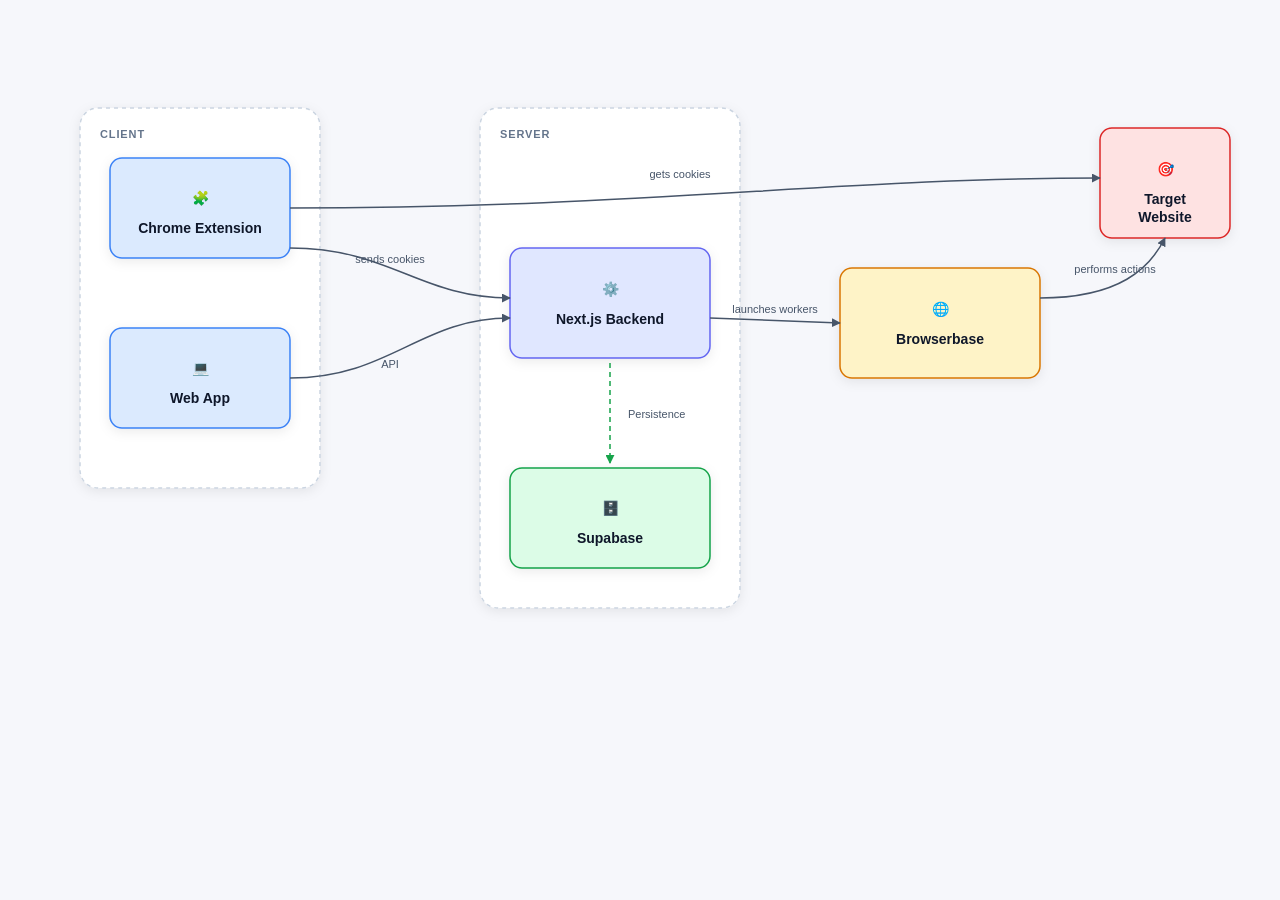
<file: diagram.html>
<!doctype html>
<html lang="en">
<head>
<meta charset="utf-8">
<title>Architecture</title>
<style>
  body {
    margin: 0;
    padding: 3rem 2rem;
    font: 14px/1.4 -apple-system, BlinkMacSystemFont, "SF Pro Text", "Segoe UI", Inter, sans-serif;
    background: #f6f7fb;
    color: #0f172a;
    display: flex;
    justify-content: center;
  }
  .diagram { width: min(1200px, 100%); }
  svg { width: 100%; height: auto; display: block; }
  text { font-family: inherit; font-weight: 600; }
  .label { font-size: 14px; fill: #0f172a; }
  .edge-label { font-size: 11px; fill: #475569; font-weight: 500; }
  .group-label { font-size: 11px; fill: #64748b; font-weight: 700; letter-spacing: 0.08em; text-transform: uppercase; }
</style>
</head>
<body>
<div class="diagram">
<svg viewBox="0 0 1200 600" xmlns="http://www.w3.org/2000/svg">
  <defs>
    <!-- arrow heads -->
    <marker id="arrow" viewBox="0 0 10 10" refX="9" refY="5" markerWidth="6" markerHeight="6" orient="auto-start-reverse">
      <path d="M0,0 L10,5 L0,10 z" fill="#475569"/>
    </marker>
    <marker id="arrow-dashed" viewBox="0 0 10 10" refX="9" refY="5" markerWidth="6" markerHeight="6" orient="auto-start-reverse">
      <path d="M0,0 L10,5 L0,10 z" fill="#16a34a"/>
    </marker>
    <!-- drop shadow -->
    <filter id="card-shadow" x="-20%" y="-20%" width="140%" height="140%">
      <feDropShadow dx="0" dy="3" stdDeviation="6" flood-color="#0f172a" flood-opacity="0.08"/>
    </filter>
  </defs>

  <!-- Client group -->
  <g>
    <rect x="40" y="60" width="240" height="380" rx="18" fill="#fff" stroke="#cbd5e1" stroke-width="1.5" stroke-dasharray="4 4" filter="url(#card-shadow)"/>
    <text class="group-label" x="60" y="90">Client</text>

    <!-- Chrome Extension -->
    <rect x="70" y="110" width="180" height="100" rx="12" fill="#dbeafe" stroke="#3b82f6" stroke-width="1.5" filter="url(#card-shadow)"/>
    <text class="label" x="160" y="155" text-anchor="middle" font-size="22">🧩</text>
    <text class="label" x="160" y="185" text-anchor="middle">Chrome Extension</text>

    <!-- Web App -->
    <rect x="70" y="280" width="180" height="100" rx="12" fill="#dbeafe" stroke="#3b82f6" stroke-width="1.5" filter="url(#card-shadow)"/>
    <text class="label" x="160" y="325" text-anchor="middle" font-size="22">💻</text>
    <text class="label" x="160" y="355" text-anchor="middle">Web App</text>
  </g>

  <!-- Server group -->
  <g>
    <rect x="440" y="60" width="260" height="500" rx="18" fill="#fff" stroke="#cbd5e1" stroke-width="1.5" stroke-dasharray="4 4" filter="url(#card-shadow)"/>
    <text class="group-label" x="460" y="90">Server</text>

    <!-- Next.js Backend -->
    <rect x="470" y="200" width="200" height="110" rx="12" fill="#e0e7ff" stroke="#6366f1" stroke-width="1.5" filter="url(#card-shadow)"/>
    <text class="label" x="570" y="246" text-anchor="middle" font-size="22">⚙️</text>
    <text class="label" x="570" y="276" text-anchor="middle">Next.js Backend</text>

    <!-- Supabase -->
    <rect x="470" y="420" width="200" height="100" rx="12" fill="#dcfce7" stroke="#16a34a" stroke-width="1.5" filter="url(#card-shadow)"/>
    <text class="label" x="570" y="465" text-anchor="middle" font-size="22">🗄️</text>
    <text class="label" x="570" y="495" text-anchor="middle">Supabase</text>

    <!-- Persistence edge -->
    <path d="M 570 315 L 570 415" stroke="#16a34a" stroke-width="1.5" stroke-dasharray="5 4" fill="none" marker-end="url(#arrow-dashed)"/>
    <text class="edge-label" x="588" y="370" fill="#16a34a">Persistence</text>
  </g>

  <!-- Browserbase -->
  <g>
    <rect x="800" y="220" width="200" height="110" rx="12" fill="#fef3c7" stroke="#d97706" stroke-width="1.5" filter="url(#card-shadow)"/>
    <text class="label" x="900" y="266" text-anchor="middle" font-size="22">🌐</text>
    <text class="label" x="900" y="296" text-anchor="middle">Browserbase</text>
  </g>

  <!-- Target Website -->
  <g>
    <rect x="1060" y="80" width="130" height="110" rx="12" fill="#fee2e2" stroke="#dc2626" stroke-width="1.5" filter="url(#card-shadow)"/>
    <text class="label" x="1125" y="126" text-anchor="middle" font-size="22">🎯</text>
    <text class="label" x="1125" y="156" text-anchor="middle">Target</text>
    <text class="label" x="1125" y="174" text-anchor="middle">Website</text>
  </g>

  <!-- Edges -->
  <!-- Chrome Extension → Target Website : gets cookies -->
  <path d="M 250 160 C 600 160 800 130 1060 130" stroke="#475569" stroke-width="1.5" fill="none" marker-end="url(#arrow)"/>
  <text class="edge-label" x="640" y="130" text-anchor="middle">gets cookies</text>

  <!-- Chrome Extension → Backend : sends cookies -->
  <path d="M 250 200 C 350 200 380 250 470 250" stroke="#475569" stroke-width="1.5" fill="none" marker-end="url(#arrow)"/>
  <text class="edge-label" x="350" y="215" text-anchor="middle">sends cookies</text>

  <!-- Web App → Backend -->
  <path d="M 250 330 C 350 330 380 270 470 270" stroke="#475569" stroke-width="1.5" fill="none" marker-end="url(#arrow)"/>
  <text class="edge-label" x="350" y="320" text-anchor="middle">API</text>

  <!-- Backend → Browserbase : launches workers -->
  <path d="M 670 270 L 800 275" stroke="#475569" stroke-width="1.5" fill="none" marker-end="url(#arrow)"/>
  <text class="edge-label" x="735" y="265" text-anchor="middle">launches workers</text>

  <!-- Browserbase → Target Website : performs actions -->
  <path d="M 1000 250 C 1080 250 1110 220 1125 190" stroke="#475569" stroke-width="1.5" fill="none" marker-end="url(#arrow)"/>
  <text class="edge-label" x="1075" y="225" text-anchor="middle">performs actions</text>
</svg>
</div>
</body>
</html>
</file>
